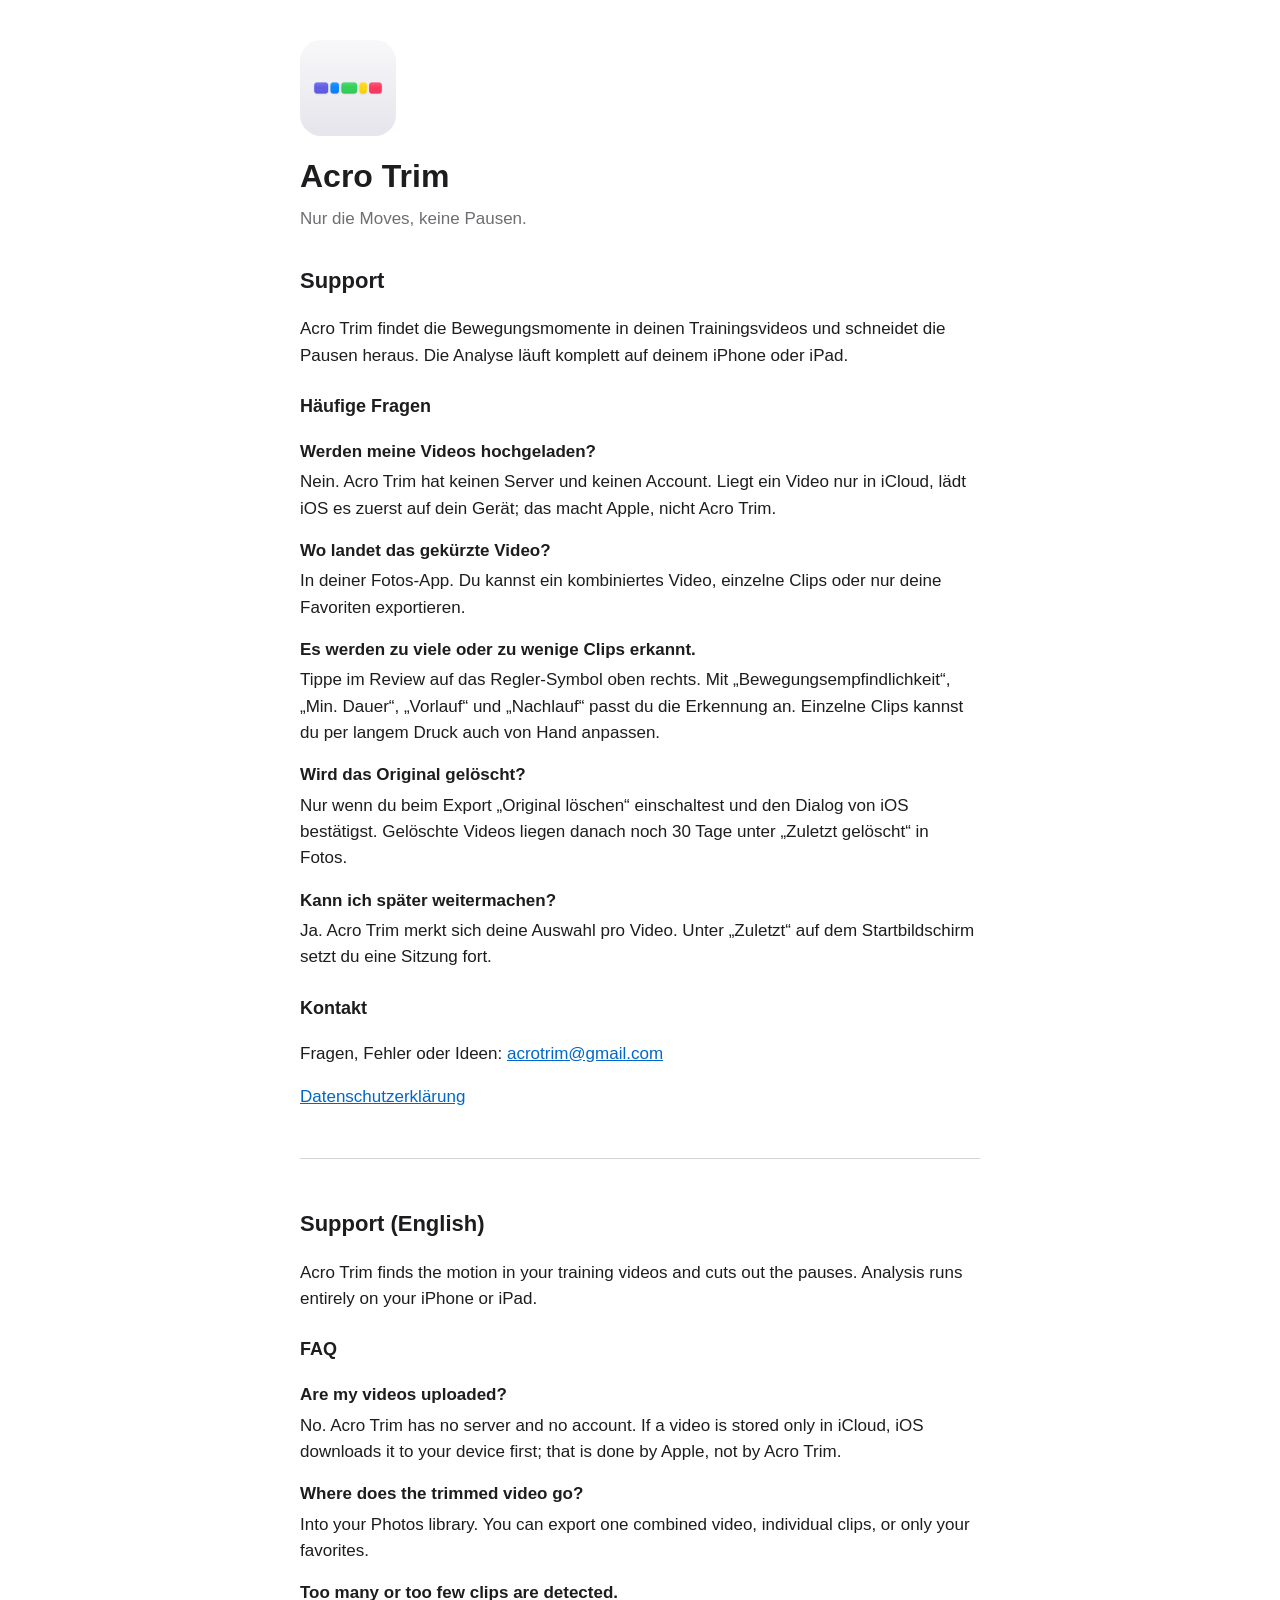
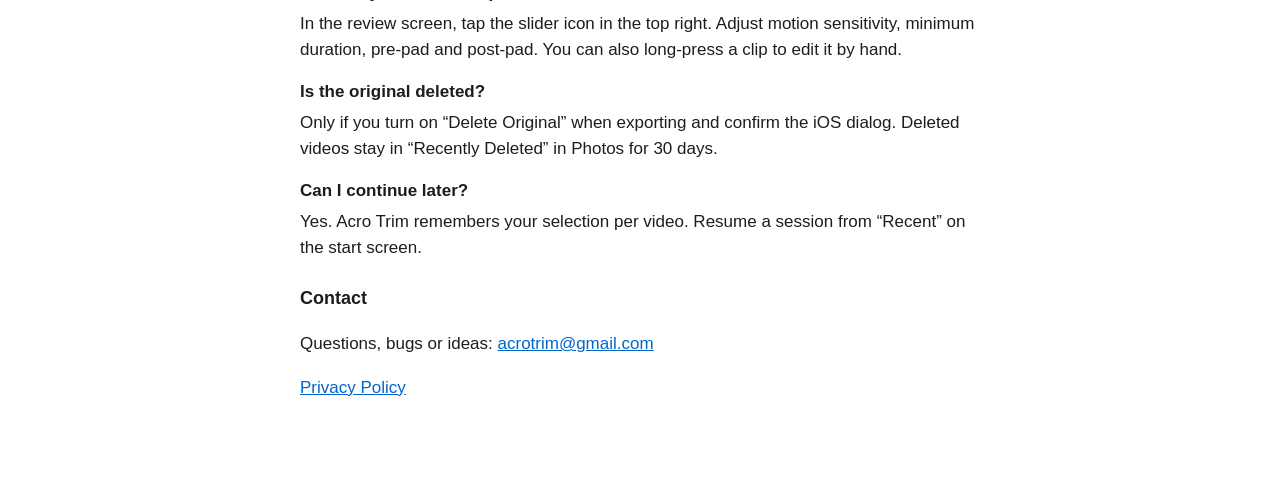
<file: index.html>
<!doctype html>
<html lang="de">
<head>
<meta charset="utf-8">
<meta name="viewport" content="width=device-width, initial-scale=1">
<title>Acro Trim – Support</title>
<link rel="stylesheet" href="style.css">
</head>
<body>
<main>
  <img class="icon" src="icon.png" alt="" width="96" height="96">
  <h1>Acro Trim</h1>
  <p class="lead">Nur die Moves, keine Pausen.</p>

  <section lang="de">
    <h2>Support</h2>
    <p>Acro Trim findet die Bewegungsmomente in deinen Trainingsvideos und schneidet die Pausen heraus. Die Analyse läuft komplett auf deinem iPhone oder iPad.</p>

    <h3>Häufige Fragen</h3>
    <dl>
      <dt>Werden meine Videos hochgeladen?</dt>
      <dd>Nein. Acro Trim hat keinen Server und keinen Account. Liegt ein Video nur in iCloud, lädt iOS es zuerst auf dein Gerät; das macht Apple, nicht Acro Trim.</dd>

      <dt>Wo landet das gekürzte Video?</dt>
      <dd>In deiner Fotos-App. Du kannst ein kombiniertes Video, einzelne Clips oder nur deine Favoriten exportieren.</dd>

      <dt>Es werden zu viele oder zu wenige Clips erkannt.</dt>
      <dd>Tippe im Review auf das Regler-Symbol oben rechts. Mit „Bewegungsempfindlichkeit“, „Min. Dauer“, „Vorlauf“ und „Nachlauf“ passt du die Erkennung an. Einzelne Clips kannst du per langem Druck auch von Hand anpassen.</dd>

      <dt>Wird das Original gelöscht?</dt>
      <dd>Nur wenn du beim Export „Original löschen“ einschaltest und den Dialog von iOS bestätigst. Gelöschte Videos liegen danach noch 30 Tage unter „Zuletzt gelöscht“ in Fotos.</dd>

      <dt>Kann ich später weitermachen?</dt>
      <dd>Ja. Acro Trim merkt sich deine Auswahl pro Video. Unter „Zuletzt“ auf dem Startbildschirm setzt du eine Sitzung fort.</dd>
    </dl>

    <h3>Kontakt</h3>
    <p>Fragen, Fehler oder Ideen: <a href="mailto:acrotrim@gmail.com">acrotrim@gmail.com</a></p>
    <p><a href="privacy.html">Datenschutzerklärung</a></p>
  </section>

  <hr>

  <section lang="en">
    <h2>Support (English)</h2>
    <p>Acro Trim finds the motion in your training videos and cuts out the pauses. Analysis runs entirely on your iPhone or iPad.</p>

    <h3>FAQ</h3>
    <dl>
      <dt>Are my videos uploaded?</dt>
      <dd>No. Acro Trim has no server and no account. If a video is stored only in iCloud, iOS downloads it to your device first; that is done by Apple, not by Acro Trim.</dd>

      <dt>Where does the trimmed video go?</dt>
      <dd>Into your Photos library. You can export one combined video, individual clips, or only your favorites.</dd>

      <dt>Too many or too few clips are detected.</dt>
      <dd>In the review screen, tap the slider icon in the top right. Adjust motion sensitivity, minimum duration, pre-pad and post-pad. You can also long-press a clip to edit it by hand.</dd>

      <dt>Is the original deleted?</dt>
      <dd>Only if you turn on “Delete Original” when exporting and confirm the iOS dialog. Deleted videos stay in “Recently Deleted” in Photos for 30 days.</dd>

      <dt>Can I continue later?</dt>
      <dd>Yes. Acro Trim remembers your selection per video. Resume a session from “Recent” on the start screen.</dd>
    </dl>

    <h3>Contact</h3>
    <p>Questions, bugs or ideas: <a href="mailto:acrotrim@gmail.com">acrotrim@gmail.com</a></p>
    <p><a href="privacy.html#en">Privacy Policy</a></p>
  </section>
</main>
</body>
</html>
</file>
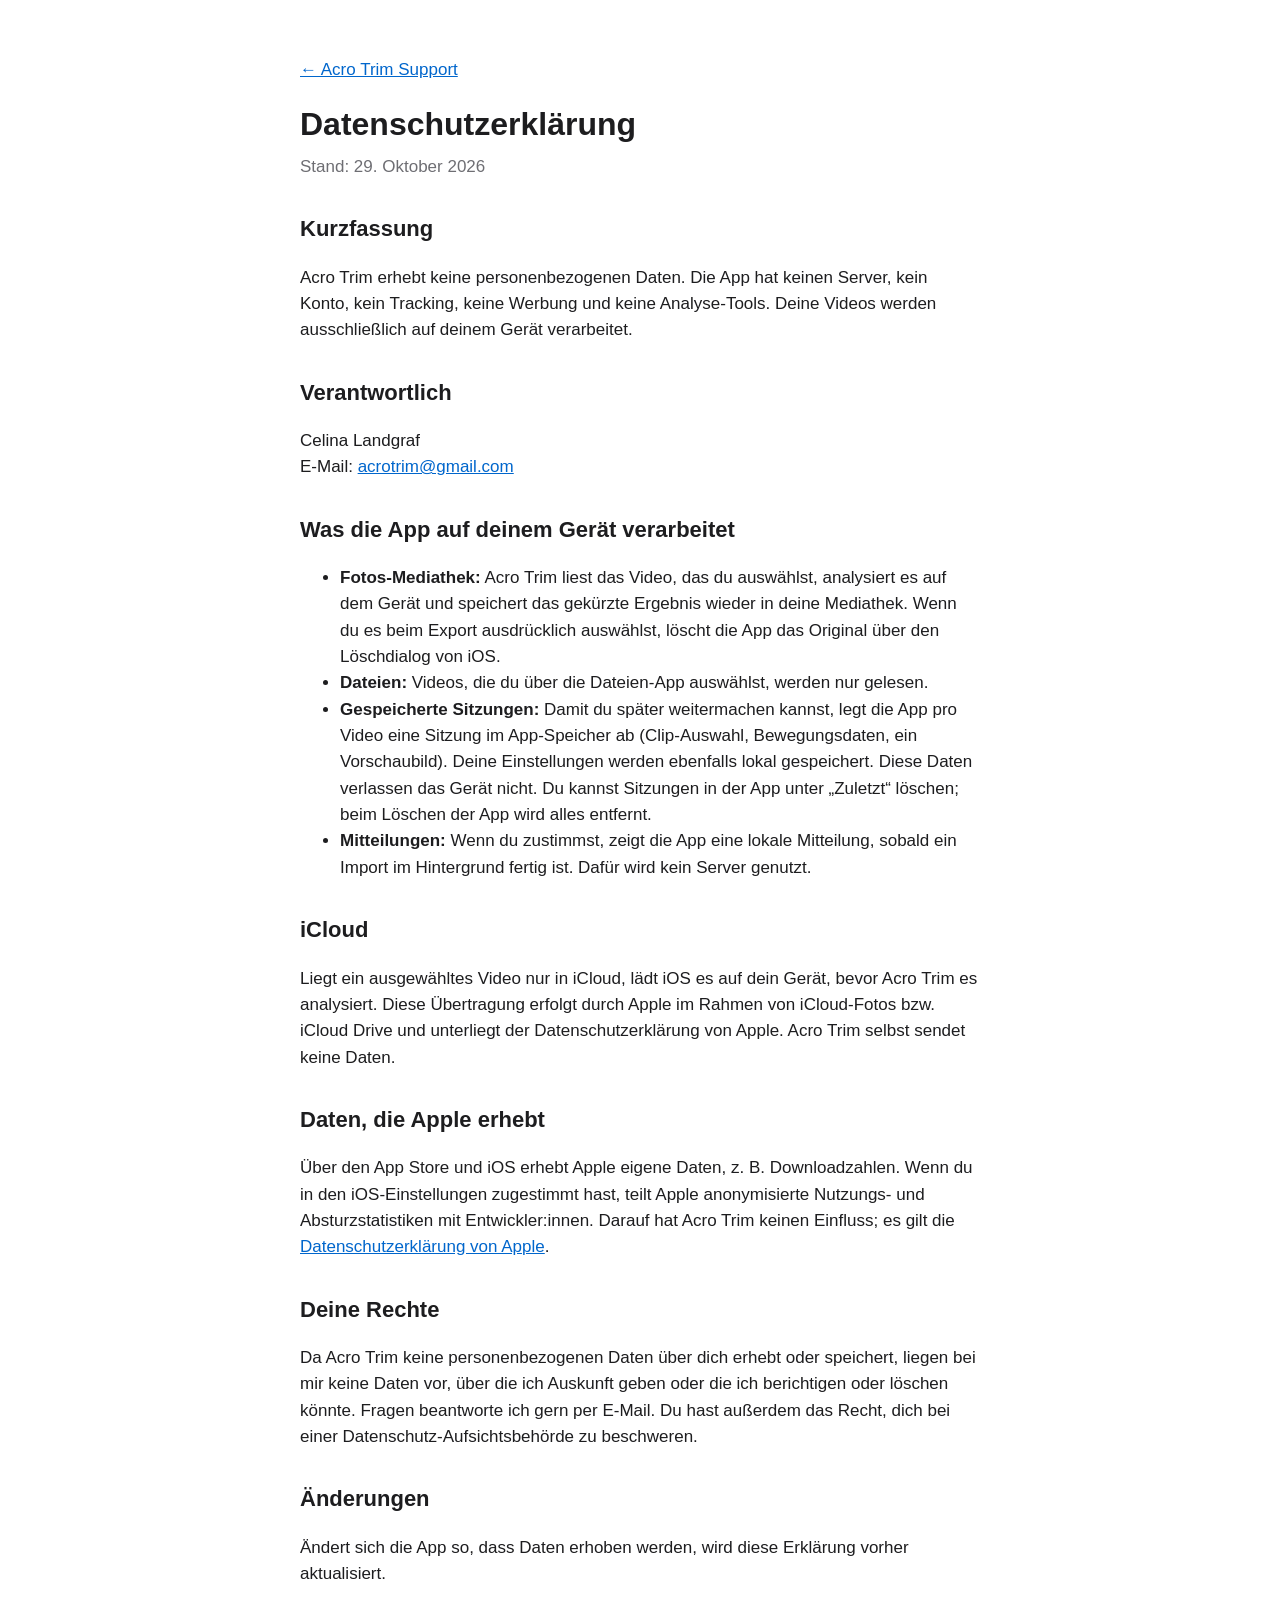
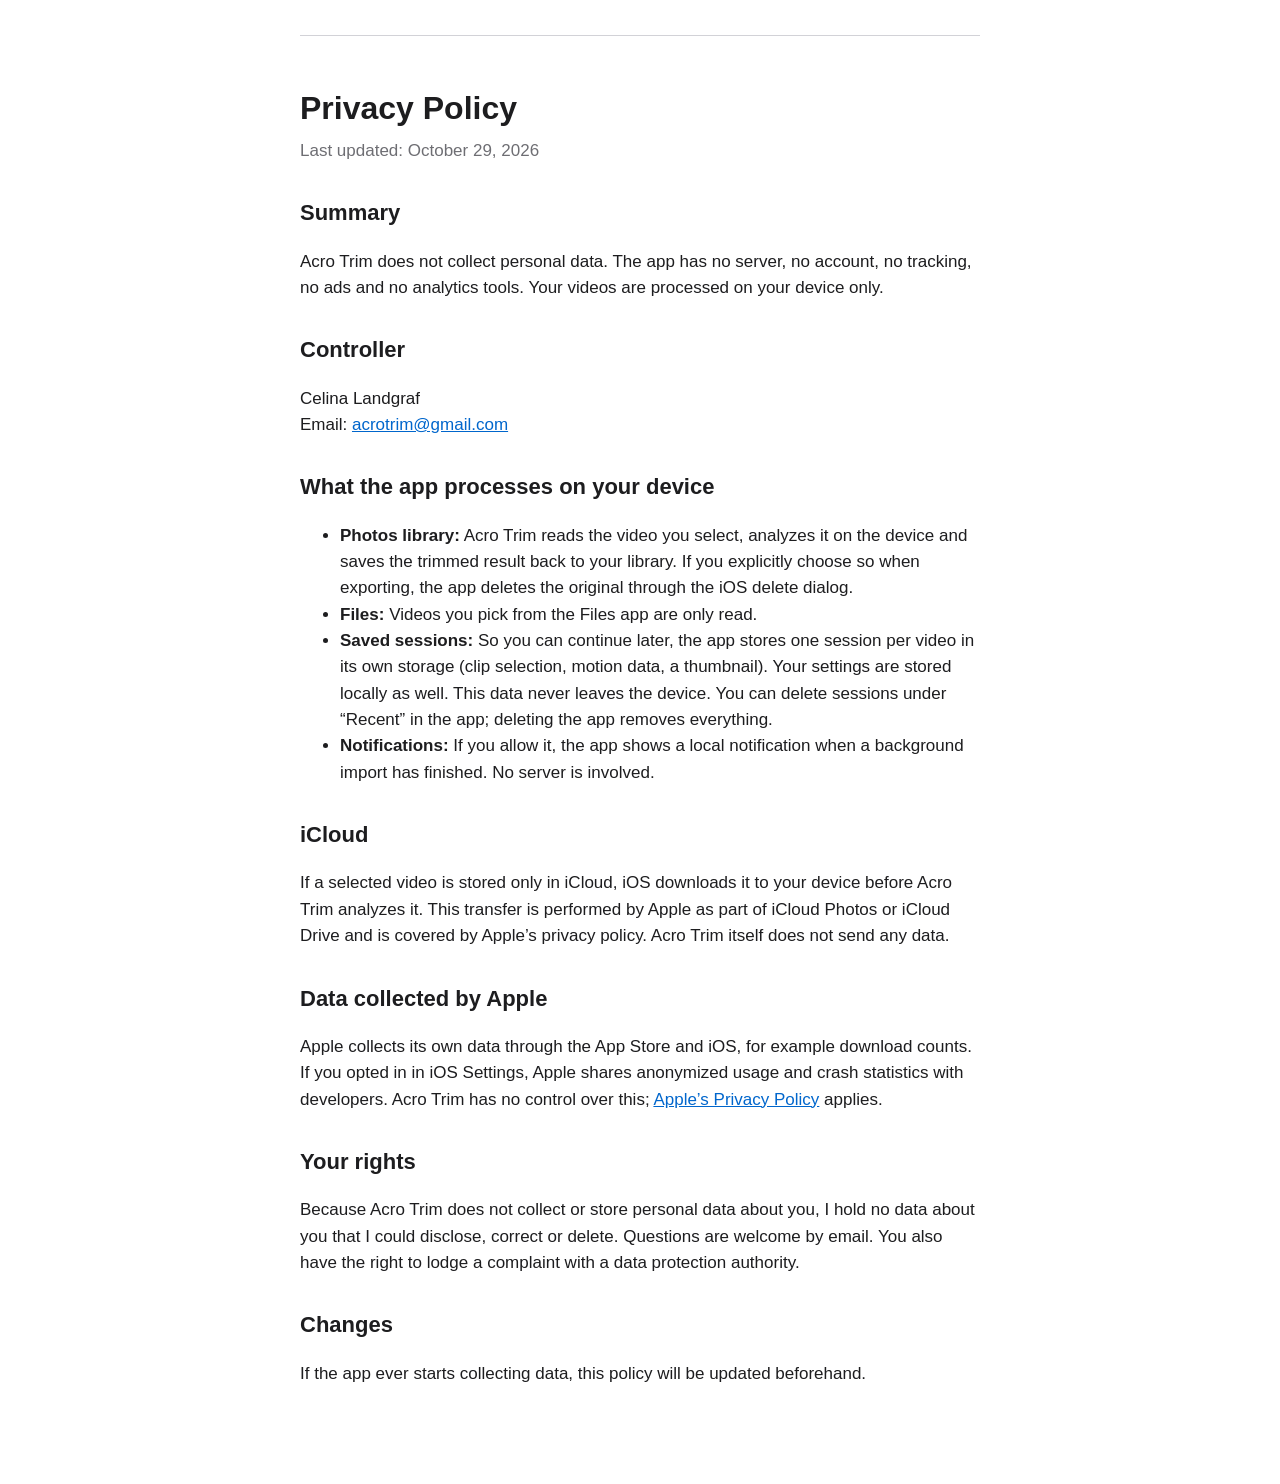
<file: privacy.html>
<!doctype html>
<html lang="de">
<head>
<meta charset="utf-8">
<meta name="viewport" content="width=device-width, initial-scale=1">
<title>Acro Trim – Datenschutzerklärung / Privacy Policy</title>
<link rel="stylesheet" href="style.css">
</head>
<body>
<main>
  <p><a href="index.html">← Acro Trim Support</a></p>

  <section lang="de">
    <h1>Datenschutzerklärung</h1>
    <p class="meta">Stand: 29. Oktober 2026</p>

    <h2>Kurzfassung</h2>
    <p>Acro Trim erhebt keine personenbezogenen Daten. Die App hat keinen Server, kein Konto, kein Tracking, keine Werbung und keine Analyse-Tools. Deine Videos werden ausschließlich auf deinem Gerät verarbeitet.</p>

    <h2>Verantwortlich</h2>
    <p>Celina Landgraf<br>E-Mail: <a href="mailto:acrotrim@gmail.com">acrotrim@gmail.com</a></p>

    <h2>Was die App auf deinem Gerät verarbeitet</h2>
    <ul>
      <li><strong>Fotos-Mediathek:</strong> Acro Trim liest das Video, das du auswählst, analysiert es auf dem Gerät und speichert das gekürzte Ergebnis wieder in deine Mediathek. Wenn du es beim Export ausdrücklich auswählst, löscht die App das Original über den Löschdialog von iOS.</li>
      <li><strong>Dateien:</strong> Videos, die du über die Dateien-App auswählst, werden nur gelesen.</li>
      <li><strong>Gespeicherte Sitzungen:</strong> Damit du später weitermachen kannst, legt die App pro Video eine Sitzung im App-Speicher ab (Clip-Auswahl, Bewegungsdaten, ein Vorschaubild). Deine Einstellungen werden ebenfalls lokal gespeichert. Diese Daten verlassen das Gerät nicht. Du kannst Sitzungen in der App unter „Zuletzt“ löschen; beim Löschen der App wird alles entfernt.</li>
      <li><strong>Mitteilungen:</strong> Wenn du zustimmst, zeigt die App eine lokale Mitteilung, sobald ein Import im Hintergrund fertig ist. Dafür wird kein Server genutzt.</li>
    </ul>

    <h2>iCloud</h2>
    <p>Liegt ein ausgewähltes Video nur in iCloud, lädt iOS es auf dein Gerät, bevor Acro Trim es analysiert. Diese Übertragung erfolgt durch Apple im Rahmen von iCloud-Fotos bzw. iCloud Drive und unterliegt der Datenschutzerklärung von Apple. Acro Trim selbst sendet keine Daten.</p>

    <h2>Daten, die Apple erhebt</h2>
    <p>Über den App Store und iOS erhebt Apple eigene Daten, z. B. Downloadzahlen. Wenn du in den iOS-Einstellungen zugestimmt hast, teilt Apple anonymisierte Nutzungs- und Absturzstatistiken mit Entwickler:innen. Darauf hat Acro Trim keinen Einfluss; es gilt die <a href="https://www.apple.com/de/legal/privacy/">Datenschutzerklärung von Apple</a>.</p>

    <h2>Deine Rechte</h2>
    <p>Da Acro Trim keine personenbezogenen Daten über dich erhebt oder speichert, liegen bei mir keine Daten vor, über die ich Auskunft geben oder die ich berichtigen oder löschen könnte. Fragen beantworte ich gern per E-Mail. Du hast außerdem das Recht, dich bei einer Datenschutz-Aufsichtsbehörde zu beschweren.</p>

    <h2>Änderungen</h2>
    <p>Ändert sich die App so, dass Daten erhoben werden, wird diese Erklärung vorher aktualisiert.</p>
  </section>

  <hr>

  <section lang="en" id="en">
    <h1>Privacy Policy</h1>
    <p class="meta">Last updated: October 29, 2026</p>

    <h2>Summary</h2>
    <p>Acro Trim does not collect personal data. The app has no server, no account, no tracking, no ads and no analytics tools. Your videos are processed on your device only.</p>

    <h2>Controller</h2>
    <p>Celina Landgraf<br>Email: <a href="mailto:acrotrim@gmail.com">acrotrim@gmail.com</a></p>

    <h2>What the app processes on your device</h2>
    <ul>
      <li><strong>Photos library:</strong> Acro Trim reads the video you select, analyzes it on the device and saves the trimmed result back to your library. If you explicitly choose so when exporting, the app deletes the original through the iOS delete dialog.</li>
      <li><strong>Files:</strong> Videos you pick from the Files app are only read.</li>
      <li><strong>Saved sessions:</strong> So you can continue later, the app stores one session per video in its own storage (clip selection, motion data, a thumbnail). Your settings are stored locally as well. This data never leaves the device. You can delete sessions under “Recent” in the app; deleting the app removes everything.</li>
      <li><strong>Notifications:</strong> If you allow it, the app shows a local notification when a background import has finished. No server is involved.</li>
    </ul>

    <h2>iCloud</h2>
    <p>If a selected video is stored only in iCloud, iOS downloads it to your device before Acro Trim analyzes it. This transfer is performed by Apple as part of iCloud Photos or iCloud Drive and is covered by Apple’s privacy policy. Acro Trim itself does not send any data.</p>

    <h2>Data collected by Apple</h2>
    <p>Apple collects its own data through the App Store and iOS, for example download counts. If you opted in in iOS Settings, Apple shares anonymized usage and crash statistics with developers. Acro Trim has no control over this; <a href="https://www.apple.com/legal/privacy/">Apple’s Privacy Policy</a> applies.</p>

    <h2>Your rights</h2>
    <p>Because Acro Trim does not collect or store personal data about you, I hold no data about you that I could disclose, correct or delete. Questions are welcome by email. You also have the right to lodge a complaint with a data protection authority.</p>

    <h2>Changes</h2>
    <p>If the app ever starts collecting data, this policy will be updated beforehand.</p>
  </section>
</main>
</body>
</html>
</file>
<file: style.css>
body {
  margin: 0;
  font: 17px/1.55 -apple-system, BlinkMacSystemFont, "Helvetica Neue", sans-serif;
  color: #1d1d1f;
  background: #fff;
}
main { max-width: 680px; margin: 0 auto; padding: 40px 20px 80px; }
.icon { border-radius: 22%; display: block; }
h1 { font-size: 32px; margin: 16px 0 4px; }
h2 { font-size: 22px; margin-top: 32px; }
h3 { font-size: 18px; margin-top: 24px; }
.lead, .meta { color: #6e6e73; margin-top: 0; }
dt { font-weight: 600; margin-top: 16px; }
dd { margin: 4px 0 0; }
hr { border: 0; border-top: 1px solid #d2d2d7; margin: 48px 0; }
a { color: #0066cc; }
</file>
